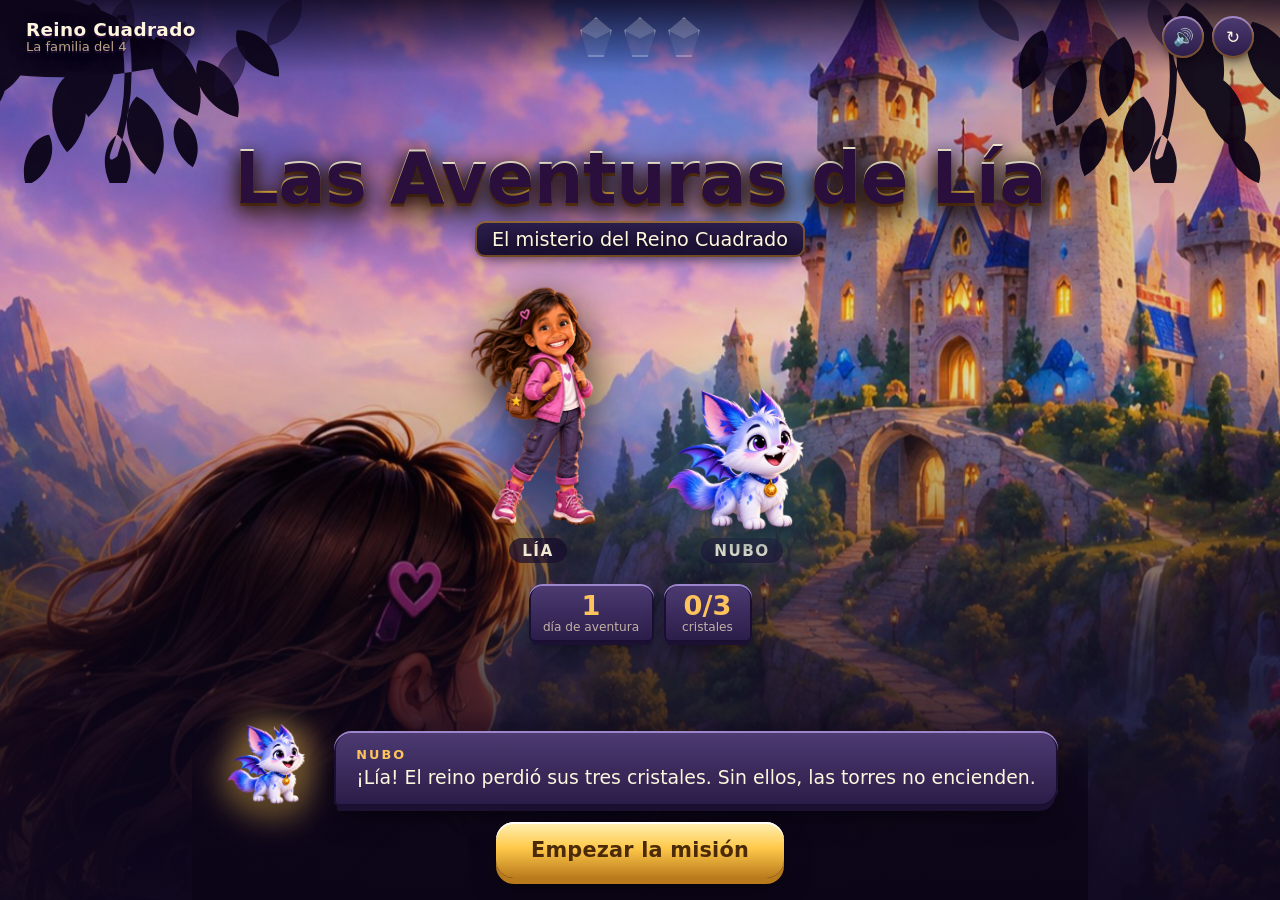
<file: index.html>
<!doctype html>
<html lang="es">
<head>
  <meta charset="utf-8">
  <meta name="viewport" content="width=device-width, initial-scale=1, viewport-fit=cover">
  <meta name="theme-color" content="#150c26">
  <meta name="description" content="Aventura para practicar la tabla del 4 en el Reino Cuadrado.">
  <title>Las Aventuras de Lía</title>
  <link rel="preload" as="image" href="assets/reino-cuadrado/fondos-web/fondo_01_introduccion.jpg">
  <link rel="preload" as="image" href="assets/personajes/web/nubo.png">
  <link rel="stylesheet" href="css/game.css">
</head>
<body>
  <main id="juego" class="juego"></main>
  <noscript>Necesitas activar JavaScript para jugar.</noscript>
  <script defer src="js/contenido.js"></script>
  <script defer src="js/progreso.js"></script>
  <script defer src="js/sonidos.js"></script>
  <script defer src="js/escenas.js"></script>
  <script defer src="js/game.js"></script>
</body>
</html>
</file>
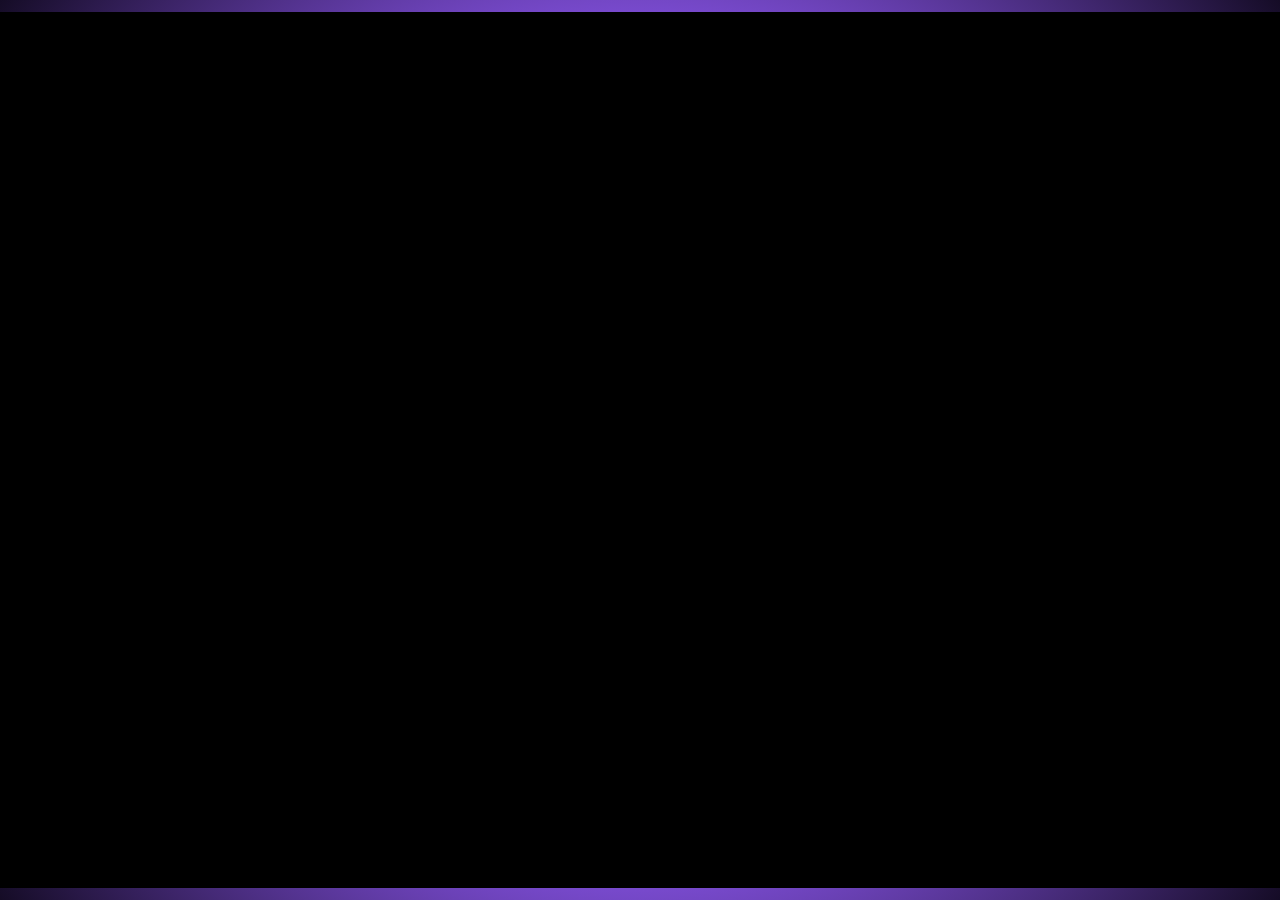
<file: pruebas/recorrido.html>
<!doctype html><html lang="es"><head><meta charset="utf-8">
<base href="../">
<title>Recorrido automático — Las Aventuras de Lía</title>
<script>["v1","v2","v3","v4"].forEach(function (v) { localStorage.removeItem("aventurasDeLia." + v); });</script>
<link rel="stylesheet" href="css/game.css"></head>
<body><main id="juego" class="juego"></main>
<pre id="log" style="position:fixed;inset:0;z-index:999;background:#000;color:#0f0;font:12px monospace;padding:8px;overflow:auto"></pre>
<script defer src="js/contenido.js"></script>
<script defer src="js/progreso.js"></script>
<script defer src="js/sonidos.js"></script>
<script defer src="js/escenas.js"></script>
<script defer src="js/game.js"></script>
<script>
var lineas = [], errores = [], fallar = location.search.indexOf('falla') >= 0, fallados = {};
var repetir = location.search.indexOf('repetir') >= 0;
var parar = new URLSearchParams(location.search).get('parar');
window.onerror = function (m, f, l) { errores.push("ERROR " + m + " @" + (f||"").split("/").pop() + ":" + l); };
function anota(t) { lineas.push(t); }
window.addEventListener("load", function () {
  var vueltas = 0, ultima = "", vistas = [], sinCambio = 0, espera = 0;
  var ronda = 0, anotadoFinal = false, repeticiones = 0;
  var timer = setInterval(function () {
    if (++vueltas > 2600) return terminar("LÍMITE DE VUELTAS");
    if (espera > 0) { espera--; return; }
    var esc = document.querySelector(".escena");
    if (!esc) return;
    var id = esc.dataset.paso;
    if (id !== ultima) {
      ultima = id; vistas.push(id); anota("escena: " + id); sinCambio = 0;
      /* ?parar=<escena> deja el juego quieto en esa pantalla, para mirarla. */
      if (parar && id === parar) { clearInterval(timer); document.getElementById("log").style.display = "none"; document.title = "listo"; return; }
    }
    else if (++sinCambio > 260) return terminar("ATASCO en " + id);

    var refuerzo = document.querySelector(".refuerzo");
    if (refuerzo) {
      var ficha = refuerzo.querySelector(".ficha:not([hidden])");
      if (ficha) { ficha.click(); return; }
      var cerrar = refuerzo.querySelector(".cerrar-refuerzo");
      if (cerrar) { anota("  refuerzo: " + refuerzo.querySelector(".refuerzo-frase b").textContent); cerrar.click(); }
      return;
    }
    /* Lluvia de estrellas: se lee el cartel y se atrapa la que lleva el
       resultado; las sueltas se recogen porque suman. Con `?falla=1` se toca
       siempre una equivocada, para comprobar que no se lleva la corona. */
    var cartel = document.getElementById("cartelLluvia");
    if (cartel && !cartel.hidden) {
      sinCambio = 0;                       /* la lluvia dura 15 s: no es un atasco */
      var b = +cartel.textContent.match(/4 . (\d+)/)[1];
      var resuelta = cartel.className.indexOf("cartel--bien") >= 0;
      var conNumero = [].slice.call(document.querySelectorAll(".estrella[data-valor]"));
      var elegida = conNumero.filter(function (e) {
        return fallar ? +e.dataset.valor !== 4 * b : +e.dataset.valor === 4 * b;
      })[0];
      if (elegida && !resuelta) {
        anota("  lluvia 4x" + b + " -> toca " + elegida.dataset.valor);
        elegida.dispatchEvent(new PointerEvent("pointerdown", { bubbles: true }));
      }
      var suelta = document.querySelector(".estrella--suelta:not(.estrella--atrapada)");
      if (suelta) suelta.dispatchEvent(new PointerEvent("pointerdown", { bubbles: true }));
      return;
    }
    if (document.querySelector(".arena-final")) {
      if (!anotadoFinal) {
        anotadoFinal = true;
        anota("  lluvia: " + document.querySelector(".arena-final").textContent.replace(/\s+/g, " ").trim());
      }
      /* Con ?repetir=1 se juega una segunda vez con el botón lateral, que es
         donde se comprueba que la escena se puede reentrar sin dejar restos. */
      var otra = document.querySelector("[data-accion='repetir-lluvia']");
      if (repetir && otra && repeticiones < 1) {
        repeticiones++; anotadoFinal = false;
        anota("  botón lateral: \"" + otra.textContent + "\" -> otra partida");
        otra.click();
        espera = 12;
        return;
      }
    }
    if (document.querySelector(".modal")) { document.querySelector("[data-accion='cancelar-reinicio']").click(); return; }

    var paso = Contenido.paso(Progreso.obtener().pasoActual);
    var gemas = [].slice.call(document.querySelectorAll("[data-accion='responder']:not([disabled])"));
    if (gemas.length) {
      var esperada = paso.formato === "completar" ? paso.b : paso.a * paso.b;
      if (fallar && (fallados[id] || 0) < 2) {
        var mala = gemas.filter(function (g) { return Number(g.dataset.valor) !== esperada; })[0];
        if (mala) {
          fallados[id] = (fallados[id] || 0) + 1;
          mala.click();
          var msg = document.getElementById("mensajeReto");
          anota("  falla " + mala.dataset.valor + " -> ayuda " + Progreso.obtener().nivelAyuda + " | " + (msg ? msg.textContent.slice(0, 46) : "?"));
          var pista = document.querySelector("[data-accion='pista']");
          if (pista && fallados[id] === 2) { pista.click(); anota("  clic pista -> ayuda " + Progreso.obtener().nivelAyuda); }
          espera = 4;
          return;
        }
      }
      var acierto = gemas.filter(function (g) { return Number(g.dataset.valor) === esperada; })[0];
      if (!acierto) return terminar("SIN OPCIÓN CORRECTA en " + id + " (esperaba " + esperada + ")");
      anota("  responde " + esperada + " de [" + gemas.map(function (g) { return g.dataset.valor; }).join(",") + "]");
      acierto.click(); espera = 14;
      return;
    }
    var jefes = [].slice.call(document.querySelectorAll("[data-accion='responder-jefe']:not([disabled])"));
    if (jefes.length) {
      var texto = document.querySelector(".operacion-jefe").textContent;
      var n = texto.match(/(\d+)\s*×\s*(\d+)/);
      var r = Number(n[1]) * Number(n[2]);
      var bien = jefes.filter(function (g) { return Number(g.dataset.valor) === r; })[0];
      if (!bien) return terminar("SIN OPCIÓN CORRECTA jefe " + texto);
      anota("  jefe " + n[1] + "×" + n[2] + " -> " + r);
      bien.click(); espera = 20;
      return;
    }
    ["jugar-minijuego", "empezar-jefe", "comenzar", "avanzar"].forEach(function (a) {
      var b = document.querySelector("[data-accion='" + a + "']:not([disabled])");
      if (b && !espera) { anota("  clic " + a); b.click(); espera = 14; }
    });
    if (id === "epilogo") terminar("FIN");

    function terminar(motivo) {
      clearInterval(timer);
      var e = Progreso.obtener();
      anota("\n== " + motivo + " ==");
      anota("escenas visitadas: " + vistas.length + " -> " + vistas.join(" > "));
      anota("cristales: " + e.cristales + "/3   tesoros: " + e.tesoros.join(",") + "   estrellas: " + e.estrellas);
      anota("dominio: " + JSON.stringify(e.dominio));
      anota("errores js: " + (errores.length ? errores.join(" | ") : "ninguno"));
      document.getElementById("log").textContent = "RESULTADO\n" + lineas.join("\n");
      document.title = "listo";
    }
  }, 60);
});
</script>
</body></html>
</file>
<file: css/game.css>
/* =========================================================================
   Las Aventuras de Lía — hoja de estilo del Reino Cuadrado
   Cada escena ocupa la pantalla completa: fondo vivo, HUD arriba, tablero al
   centro y la voz de Nubo abajo. El color de acento lo pone cada escena
   mediante la variable --acento.
   ========================================================================= */

:root {
  --noche:      #150c26;
  --noche-2:    #241543;
  --tinta:      #2b1a44;
  --crema:      #fff6de;
  --oro:        #ffc94a;
  --oro-hondo:  #b97a1c;
  --verde:      #6fd36a;
  --rosa:       #ff7fa8;
  --acento:     #ffc94a;

  --sombra-texto: 0 2px 0 #2a0f3d, 0 6px 18px #05010ccc;
  --panel: linear-gradient(160deg, #fffaeb 0%, #ffeec2 55%, #f4d79a 100%);
  --vidrio: linear-gradient(160deg, #3b2263cc, #1d1136dd);

  /* TRES MATERIALES, Y NINGUNO MÁS.
     Las once ilustraciones se construyen con piedra (lo que sostiene), oro
     (lo conseguido, lo que se puede tocar) y cristal (lo mágico, lo que se
     pregunta). La interfaz usaba un cuarto material que no aparece en ninguna
     imagen: el vidrio esmerilado de las apps. Un backdrop-filter desenfoca el
     mundo detrás y con eso anuncia "la historia se detiene, haz el ejercicio". */
  --piedra-luz:   #9d85cc;
  --piedra-cara:  #4d3b72;
  --piedra-media: #3a2a5b;
  --piedra-honda: #2a1c48;
  --piedra-base:  #1c1132;
  --oro-luz:      #fff3c4;
  --cristal-luz:  #eaffff;
  --cristal:      #5fd8ff;
  --cristal-hondo:#1a6ec0;

  font-family: "Trebuchet MS", "Avenir Next", Verdana, system-ui, sans-serif;
  color: var(--crema);
  color-scheme: dark;
}

* { box-sizing: border-box; }

html, body { height: 100%; }

body {
  margin: 0;
  background: var(--noche);
  color: var(--crema);
  overflow: hidden;
  overscroll-behavior: none;
  -webkit-tap-highlight-color: transparent;
}

button { font: inherit; color: inherit; }

/* ---------------------------------------------------------------- escena */

.juego { height: 100dvh; }

.escena {
  position: relative;
  isolation: isolate;
  display: grid;
  grid-template-rows: auto minmax(0, 1fr) auto;
  height: 100dvh;
  overflow: hidden;
  text-align: center;
}

/* Fondo con un zoom lentísimo: el mundo respira sin distraer. */
.telon {
  position: absolute;
  inset: -4%;
  z-index: -3;
  background-size: cover;
  background-repeat: no-repeat;
  animation: respirar 34s ease-in-out infinite alternate, revelar .9s ease-out both;
}

.telon-tinte {
  position: absolute;
  inset: 0;
  z-index: -2;
  pointer-events: none;
  background:
    radial-gradient(120% 80% at 50% 20%, transparent 46%, #0e0720a0 100%),
    linear-gradient(#12062640 0%, #0d061914 38%, #0d0619e0 100%);
}

/* Parallax suave: el telón se mueve la mitad que el follaje delantero. Va por
   la propiedad `translate`, no por `transform`, para no pisar el zoom lento. */
.telon { translate: calc(var(--px, 0) * 9px) calc(var(--py, 0) * 5px); }

/* En las once ilustraciones la cámara está DENTRO del mundo: siempre hay hojas
   o roca ocluyendo las esquinas. Sin esto, la interfaz mira la escena desde
   fuera, como quien mira por una ventana. */
.follaje {
  position: absolute;
  inset: -6px 0 auto 0;
  z-index: -1;
  height: clamp(84px, 21vh, 200px);
  pointer-events: none;
  background: url("../assets/ui/follaje.svg") top center / 100% 100% no-repeat;
  translate: calc(var(--px, 0) * -19px) calc(var(--py, 0) * -9px);
}

@keyframes respirar { from { transform: scale(1) } to { transform: scale(1.09) } }
/* Solo opacidad: si tocara transform, congelaría el zoom lento de "respirar". */
@keyframes revelar  { from { opacity: 0 } }

/* Partículas doradas flotando. */
.chispas { position: absolute; inset: 0; z-index: -1; pointer-events: none; overflow: hidden; }
.chispas i {
  position: absolute;
  left: calc(var(--i) * 9.5% + 3%);
  bottom: -12px;
  /* Destello de cuatro puntas, el que aparece en el cofre, en la corona de
     Quatron y en las torres del castillo. Y de paso, el número del juego. */
  width: calc(9px + var(--i) * 1px); aspect-ratio: 1;
  clip-path: polygon(50% 0, 59% 41%, 100% 50%, 59% 59%, 50% 100%, 41% 59%, 0 50%, 41% 41%);
  background: var(--acento);
  filter: drop-shadow(0 0 7px var(--acento));
  opacity: 0;
  animation: subir calc(9s + var(--i) * 1.3s) linear infinite;
  animation-delay: calc(var(--i) * -1.7s);
}
@keyframes subir {
  0%   { opacity: 0; transform: translateY(0) scale(.5) }
  12%  { opacity: .85 }
  80%  { opacity: .5 }
  100% { opacity: 0; transform: translateY(-96dvh) translateX(28px) scale(1.15) }
}

/* -------------------------------------------------------------------- HUD */

.hud {
  display: grid;
  grid-template-columns: 1fr auto 1fr;
  align-items: center;
  gap: 10px;
  padding: clamp(8px, 2vw, 16px) clamp(10px, 3vw, 26px);
  position: relative;
  z-index: 1;
  background: linear-gradient(#0c0518cc, #0c051800);
}

.hud-mundo { justify-self: start; display: grid; text-align: left; line-height: 1.1; text-shadow: var(--sombra-texto); }
.hud-mundo b { font-size: clamp(.9rem, 2.4vw, 1.15rem); letter-spacing: .02em; }
.hud-mundo small { color: #ffe9b0b0; font-size: clamp(.65rem, 1.7vw, .82rem); }

.cristalera { display: flex; gap: clamp(6px, 1.6vw, 12px); }
/* El cristal del arco de la puerta: rombo facetado con luz propia. Apagado es
   una silueta hueca; encendido tiene la luz DENTRO, no un borde brillante. */
.cristal {
  position: relative;
  width: clamp(22px, 4.8vw, 32px);
  height: clamp(28px, 6.2vw, 40px);
  background: #ffffff12;
  clip-path: polygon(50% 0, 100% 34%, 74% 100%, 26% 100%, 0 34%);
  box-shadow: inset 0 0 0 2px #ffffff38;
  transition: .4s;
}
.cristal::before {
  content: "";
  position: absolute; inset: 0;
  clip-path: polygon(50% 0, 100% 34%, 50% 54%, 0 34%);
  background: #ffffff26;
  transition: .4s;
}
.cristal--vivo {
  background: linear-gradient(168deg, var(--cristal-luz) 0%, var(--cristal) 46%, var(--cristal-hondo) 100%);
  box-shadow: inset 0 0 0 2px #eaffffcc, inset 0 0 14px #ffffff8c;
  filter: drop-shadow(0 0 10px #62dcffcc) drop-shadow(0 0 26px #3aa8ff88);
  animation: latir 2.6s ease-in-out infinite;
  animation-delay: calc(var(--r) * .25s);
}
.cristal--vivo::before { background: #ffffff9e; }
@keyframes latir { 50% { transform: translateY(-3px) scale(1.06) } }

.hud-controles { justify-self: end; display: flex; gap: 8px; }
.pastilla {
  display: grid; place-items: center;
  min-width: 42px; min-height: 42px;
  border: 0;
  border-radius: 50%;
  background: linear-gradient(var(--piedra-cara), var(--piedra-honda));
  box-shadow: inset 0 2px 0 var(--piedra-luz), inset 0 0 0 2px #b97a1c8c, 0 4px 10px -3px #000000a6;
  font-size: 1.05rem;
  cursor: pointer;
  transition: .18s;
}
.pastilla:hover, .pastilla:focus-visible { background: #3a1c63; border-color: var(--acento); transform: translateY(-2px); }

/* ----------------------------------------------------------------- lienzo */

.lienzo {
  display: flex;
  flex-direction: column;
  align-items: center;
  justify-content: center;
  gap: clamp(10px, 2vh, 20px);
  min-height: 0;
  padding: clamp(6px, 1.6vh, 18px) clamp(12px, 4vw, 34px);
  overflow-y: auto;
  overscroll-behavior: contain;
  scrollbar-width: thin;
  scrollbar-color: #ffffff33 transparent;
}
.lienzo::-webkit-scrollbar { width: 6px; }
.lienzo::-webkit-scrollbar-thumb { background: #ffffff33; border-radius: 99px; }

/* ------------------------------------------------------------- tipografía */

.titulo {
  margin: 0;
  font-size: clamp(1.7rem, 5.4vw, 3.4rem);
  line-height: 1.02;
  letter-spacing: -.01em;
  color: #fffdf3;
  text-shadow: var(--sombra-texto);
  animation: entrar .55s cubic-bezier(.2,.9,.25,1) both;
}
.titulo--epico {
  background: linear-gradient(#fff8dd 30%, var(--oro) 62%, #e0921f 100%);
  -webkit-background-clip: text; background-clip: text;
  -webkit-text-fill-color: transparent;
  filter: drop-shadow(0 3px 0 #6a3a12) drop-shadow(0 10px 22px #0009);
  font-size: clamp(2rem, 7.6vw, 4.4rem);
}
/* El nombre de la escena es un rótulo de capítulo: sitúa, no enseña. Antes
   ocupaba 2.4rem mientras el hecho que hay que recordar vivía en 0.92rem al
   69 % de opacidad, es decir, la jerarquía visual estaba al revés de la
   jerarquía de aprendizaje. */
.titulo--reto {
  font-size: clamp(.95rem, 2.6vw, 1.15rem);
  font-weight: 800;
  letter-spacing: .04em;
  color: #ffe9b8;
  opacity: 1;
}
.titulo--premio { color: #fff3c4; text-shadow: 0 0 26px #ffd15e, var(--sombra-texto); }
.titulo--jefe   { color: #d8f4ff; text-shadow: 0 0 24px #45c8ff, var(--sombra-texto); }
.titulo--misterio { color: #ffd0b0; letter-spacing: .12em; text-shadow: 0 0 30px #ff6a2a88, var(--sombra-texto); }

.lema {
  margin: 0;
  padding: .38rem 1.05rem;
  border: 0;
  border-radius: 10px;
  background: linear-gradient(#2c1e4d, #1a0f31);
  box-shadow: inset 0 0 0 2px #b97a1c8c, inset 0 2px 0 #ffd8753d, 0 6px 14px -5px #000000a6;
  font-size: clamp(.9rem, 2.4vw, 1.2rem);
  text-shadow: 0 2px 6px #000a;
  animation: entrar .6s .08s cubic-bezier(.2,.9,.25,1) both;
}

@keyframes entrar { from { opacity: 0; transform: translateY(16px) } }

/* ------------------------------------------------------------------ voz */

.voz {
  display: grid;
  grid-template-columns: auto minmax(0, 1fr);
  align-items: end;
  gap: clamp(8px, 2vw, 16px);
  padding: clamp(8px, 2vw, 14px) clamp(12px, 4vw, 30px) clamp(12px, 3vw, 22px);
  background: linear-gradient(#0c051800, #0c0518d9 42%, #0c0518);
}

.voz-retrato {
  width: clamp(56px, 13vw, 96px);
  filter: drop-shadow(0 6px 14px #000a) drop-shadow(0 0 16px var(--acento));
  animation: flotar 3.4s ease-in-out infinite;
}
@keyframes flotar { 50% { transform: translateY(-7px) rotate(-2deg) } }

.voz-globo {
  position: relative;
  padding: clamp(10px, 2.4vw, 16px) clamp(14px, 3vw, 22px);
  border: 0;
  border-radius: 18px 18px 18px 5px;
  background: linear-gradient(var(--piedra-cara), var(--piedra-honda));
  box-shadow:
    inset 0 2px 0 var(--piedra-luz),
    inset 0 0 0 2px #1a0f30,
    0 8px 0 -3px var(--piedra-base),
    0 16px 28px -8px #000000a6;
  text-align: left;
}
.voz-globo p { margin: 0; font-size: clamp(.92rem, 2.5vw, 1.18rem); line-height: 1.35; }
.voz-nombre {
  display: block;
  margin-bottom: .15rem;
  color: var(--acento);
  font-size: clamp(.68rem, 1.9vw, .8rem);
  font-weight: 900;
  letter-spacing: .16em;
  text-transform: uppercase;
}
.voz-acciones { grid-column: 1 / -1; display: flex; flex-wrap: wrap; gap: 10px; justify-content: center; }

/* --------------------------------------------------------------- botones */

.boton {
  --base: var(--oro);
  --hondo: var(--oro-hondo);
  position: relative;
  min-height: 56px;
  padding: .7rem clamp(1.2rem, 4vw, 2.2rem);
  border: 0;
  border-radius: 18px;
  background: linear-gradient(#fff0b6 0%, var(--base) 46%, var(--hondo) 100%);
  color: #4a2a08;
  font-size: clamp(1rem, 2.9vw, 1.3rem);
  font-weight: 900;
  letter-spacing: .01em;
  cursor: pointer;
  overflow: hidden;
  box-shadow: 0 6px 0 var(--hondo), 0 12px 26px #00000073, inset 0 2px 0 #fffffff0;
  transition: transform .12s, box-shadow .12s, filter .2s;
}
.boton::after {
  content: "";
  position: absolute; inset: 0;
  background: linear-gradient(105deg, transparent 38%, #ffffffb0 48%, transparent 58%);
  transform: translateX(-130%);
  animation: brillo 4.5s ease-in-out infinite;
}
@keyframes brillo { 0%, 62% { transform: translateX(-130%) } 78%, 100% { transform: translateX(130%) } }
.boton:hover  { filter: brightness(1.06); transform: translateY(-2px); }
.boton:active { transform: translateY(5px); box-shadow: 0 1px 0 var(--hondo), 0 4px 12px #0007, inset 0 2px 0 #fffffff0; }
.boton:disabled { filter: grayscale(.45) brightness(.8); cursor: default; transform: none; }

.boton--calma { --base: #b9a7d8; --hondo: #6a5490; color: #291842; }
.boton--pista {
  --base: #63b6e8; --hondo: #2b6d9d;
  min-height: 46px;
  padding: .5rem 1.1rem;
  border-radius: 14px;
  color: #06263c;
  font-size: clamp(.85rem, 2.2vw, 1rem);
  display: block;
  margin: .9rem auto 0;
}

:focus-visible { outline: 3px solid #7cf3ff; outline-offset: 3px; }
/* El h1 recibe el foco solo para anunciar la escena a un lector de pantalla:
   no es un control, así que no debe dibujar recuadro. */
h1[tabindex]:focus, h1[tabindex]:focus-visible,
.mensaje[tabindex]:focus, .mensaje[tabindex]:focus-visible { outline: none; }

/* --------------------------------------------------------------- portada */

.rotulo { display: grid; gap: .5rem; place-items: center; }

.elenco { display: flex; align-items: flex-end; justify-content: center; gap: clamp(10px, 4vw, 34px); }
.retrato { margin: 0; display: grid; justify-items: center; gap: .3rem; animation: entrar .7s .12s cubic-bezier(.2,.9,.25,1) both; }
.retrato img {
  width: clamp(92px, 24vw, 170px);
  filter: drop-shadow(0 10px 22px #000b);
  animation: flotar 4.6s ease-in-out infinite;
}
.retrato--nubo img { animation-delay: -1.6s; filter: drop-shadow(0 10px 22px #000b) drop-shadow(0 0 22px #6fd0ff88); }
.retrato figcaption {
  padding: .2rem .8rem;
  border-radius: 99px;
  background: #1a0f31b8;
  font-size: clamp(.75rem, 2vw, .95rem);
  font-weight: 800;
  letter-spacing: .1em;
  text-transform: uppercase;
}

.medallero { display: flex; flex-wrap: wrap; gap: 10px; justify-content: center; }
.medalla {
  display: grid;
  gap: 0;
  min-width: 88px;
  padding: .5rem .9rem;
  border: 0;
  border-radius: 14px 14px 6px 6px;
  background: linear-gradient(var(--piedra-cara), var(--piedra-honda));
  box-shadow:
    inset 0 2px 0 var(--piedra-luz),
    inset 0 0 0 2px #1a0f30,
    0 6px 0 -3px var(--piedra-base),
    0 12px 22px -8px #000000a6;
}
.medalla b { color: var(--acento); font-size: clamp(1.2rem, 3.6vw, 1.7rem); line-height: 1; }
.medalla small { color: #ffeec7b3; font-size: clamp(.62rem, 1.8vw, .76rem); }

/* ------------------------------------------------------------------ mapa */

.ruta {
  display: grid;
  gap: clamp(8px, 1.8vh, 14px);
  width: min(100%, 470px);
  margin: 0;
  padding: 0;
  list-style: none;
}
/* Cada parada es un mojón de piedra del camino, con su cristal engastado.
   Antes eran tres tarjetas de vidrio esmerilado sobre el castillo. */
.nodo {
  position: relative;
  display: grid;
  grid-template-columns: auto 1fr;
  align-items: center;
  gap: 14px;
  padding: clamp(9px, 2vw, 14px) clamp(12px, 3vw, 20px);
  border: 0;
  border-radius: 16px 16px 7px 7px;
  background: linear-gradient(var(--piedra-cara), var(--piedra-honda));
  text-align: left;
  box-shadow:
    inset 0 2px 0 var(--piedra-luz),
    inset 0 0 0 2px #1a0f30,
    0 7px 0 -3px var(--piedra-base),
    0 14px 24px -8px #000000a6;
  animation: entrar .55s cubic-bezier(.2,.9,.25,1) both;
  animation-delay: calc(var(--n) * .09s);
}
.nodo-gema {
  display: grid; place-items: center;
  width: 42px; height: 48px;
  clip-path: polygon(50% 0, 100% 34%, 74% 100%, 26% 100%, 0 34%);
  background: #0e0722;
  box-shadow: inset 0 6px 18px #000000a6;
  color: #ffffff2e;
  font-size: 1.35rem;
}
.nodo-texto { display: grid; line-height: 1.2; }
.nodo-texto b { font-size: clamp(.95rem, 2.6vw, 1.15rem); }
.nodo-texto small { color: #ffeec7a8; font-size: clamp(.72rem, 2vw, .88rem); }

.nodo--logrado .nodo-gema {
  color: #eaffff;
  background: linear-gradient(168deg, var(--cristal-luz), var(--cristal) 46%, var(--cristal-hondo));
  box-shadow: inset 0 0 14px #ffffff8c;
  filter: drop-shadow(0 0 10px #52d5ffcc);
}
.nodo--activo {
  box-shadow:
    inset 0 2px 0 #ffe6a8,
    inset 0 0 0 3px var(--oro-hondo),
    0 7px 0 -3px #7d4f10,
    0 0 34px #ffc94a4d,
    0 14px 24px -8px #000000a6;
  animation: entrar .55s .18s cubic-bezier(.2,.9,.25,1) both, palpita 2.2s 1s ease-in-out infinite;
}
.nodo--activo .nodo-gema {
  color: #3a230a;
  background: linear-gradient(158deg, #fffdf0, var(--oro-luz) 30%, var(--oro) 64%, #c98a1e);
  box-shadow: inset 0 0 14px #ffffff7a;
  filter: drop-shadow(0 0 14px var(--oro));
}
.nodo--lejano { opacity: .5; filter: saturate(.35); }
@keyframes palpita {
  50% { box-shadow:
    inset 0 2px 0 #ffe6a8,
    inset 0 0 0 3px var(--oro),
    0 7px 0 -3px #7d4f10,
    0 0 52px #ffc94a80,
    0 14px 24px -8px #000000a6 }
}

/* ----------------------------------------------------------------- retos */

/* El panel ya no es una tarjeta flotante: es una placa de piedra apoyada en el
   suelo de la escena, con su canto iluminado arriba, su grosor abajo y su
   sombra proyectada hacia atrás. Sin desenfoque: el mundo se sigue viendo. */
.panel {
  position: relative;
  width: fit-content;
  max-width: min(100%, 720px);
  padding: clamp(24px, 4.2vw, 38px) clamp(18px, 3.6vw, 34px) clamp(16px, 2.8vw, 24px);
  border: 0;
  border-radius: 22px 22px 9px 9px;
  background:
    radial-gradient(circle at 22% 28%, #ffffff10 0 2px, transparent 3px),
    radial-gradient(circle at 71% 64%, #00000024 0 3px, transparent 4px),
    radial-gradient(circle at 88% 16%, #ffffff0c 0 2px, transparent 3px),
    linear-gradient(var(--piedra-cara) 0%, var(--piedra-media) 46%, var(--piedra-honda) 100%);
  background-size: 128px 128px, 92px 92px, 168px 168px, auto;
  box-shadow:
    inset 0 3px 0 var(--piedra-luz),
    inset 0 -16px 24px -12px #0e0720,
    inset 0 0 0 2px #1a0f30,
    0 13px 0 -4px var(--piedra-base),
    0 26px 40px -10px #000000b0;
  animation: entrar .5s cubic-bezier(.2,.9,.25,1) both;
}
/* La banda de oro remachada del cofre, cruzando el canto de la placa. */
.panel::before {
  content: "";
  position: absolute;
  inset: 9px 9px auto 9px;
  height: 13px;
  border-radius: 11px 11px 5px 5px;
  background:
    radial-gradient(circle at 11px 50%, #fff8e0 0 2px, transparent 3px),
    radial-gradient(circle at calc(100% - 11px) 50%, #fff8e0 0 2px, transparent 3px),
    linear-gradient(var(--oro-luz), var(--oro) 55%, var(--oro-hondo));
  box-shadow: 0 2px 0 #7d4f10, 0 5px 12px #00000059;
}
/* La clave del arco: engaste dorado con la gema dentro, como en la puerta. */
.panel::after {
  content: "";
  position: absolute;
  top: 0; left: 50%;
  width: clamp(26px, 5vw, 34px);
  aspect-ratio: 1;
  transform: translate(-50%, -52%) rotate(45deg);
  border-radius: 8px;
  background:
    radial-gradient(circle at 50% 50%, var(--cristal-luz) 0 15%, var(--cristal) 16% 27%, transparent 28%),
    linear-gradient(135deg, var(--oro-luz), var(--oro) 46%, var(--oro-hondo));
  box-shadow: 0 0 0 3px #7d4f10, 0 6px 14px #00000080, 0 0 22px #5fd8ff4d;
}
.panel--respuesta { animation-delay: .1s; }

/* Los grupos ya no viven en una caja. Se apoyan en el suelo de la escena, como
   los canteros del jardín, que es de donde salieron. Dos rectángulos apilados
   son una ficha de trabajo con dos apartados; un objeto es un objeto. */
.tarea {
  display: grid;
  justify-items: center;
  gap: clamp(8px, 1.6vh, 14px);
  animation: entrar .5s cubic-bezier(.2,.9,.25,1) both;
}

/* La etapa deja de ser una píldora —no hay ni una píldora en las once
   ilustraciones— y pasa a ser un sello de oro clavado en la piedra. Y en
   minúsculas: las versalitas cuestan de leer a quien está aprendiendo. */
.etapa {
  display: inline-flex;
  align-items: center;
  gap: .45rem;
  margin-bottom: .6rem;
  padding: .2rem .8rem .2rem .22rem;
  border-radius: 6px 12px 12px 6px;
  background: linear-gradient(#ffffff1c, #00000024);
  box-shadow: inset 0 1px 0 #ffffff30, inset 0 -1px 0 #00000045;
  color: #ffeccb;
  font-size: clamp(.74rem, 2vw, .9rem);
  font-weight: 800;
  letter-spacing: .02em;
}
.etapa b {
  display: grid; place-items: center;
  width: 26px; height: 26px;
  border-radius: 50%;
  background:
    radial-gradient(circle at 34% 28%, #fffbe8 0 26%, transparent 27%),
    linear-gradient(var(--oro-luz), var(--oro) 52%, var(--oro-hondo));
  color: #4a2a08;
  font-size: .88rem;
  box-shadow: 0 2px 0 #7d4f10, 0 3px 8px #00000073, inset 0 0 0 2px #ffffff42;
}

.grupos {
  display: flex;
  flex-wrap: wrap;
  gap: clamp(8px, 2vw, 15px);
  justify-content: center;
}
/* El montículo del jardín: masa de hoja arriba, tierra abajo, y una sombra
   propia en el suelo. La micro-rotación por --orden evita que los grupos
   parezcan diez copias del mismo sello. */
.grupo {
  position: relative;
  padding: clamp(9px, 2vw, 14px) clamp(10px, 2vw, 15px) clamp(13px, 2.4vw, 18px);
  border: 3px solid #d9a24f;
  border-radius: 46% 46% 20px 20px / 40% 40% 18px 18px;
  background:
    radial-gradient(ellipse 70% 46% at 34% 20%, #a6ef86 0%, #8ce07a2e 42%, transparent 70%),
    linear-gradient(#3e8a58 0%, #2c6f48 44%, #17472f 74%, #3a2d18 75%, #241a0e 100%);
  box-shadow:
    inset 0 0 22px #9ef56a3d,
    inset 0 3px 0 #b6f39c5c,
    inset 0 -3px 0 #00000059,
    0 8px 16px -6px #00000085;
  transform: rotate(calc(var(--orden) * 1.1deg - 1.6deg));
  animation: brotar .45s cubic-bezier(.2,1.5,.4,1) backwards;
  animation-delay: calc(var(--orden) * .07s);
  transition: box-shadow .3s, transform .3s, filter .3s;
}
/* La sombra que el montículo proyecta en el suelo de la escena. */
.grupo::after {
  content: "";
  position: absolute;
  left: 6%; right: 6%; bottom: -9px;
  height: 13px;
  border-radius: 50%;
  background: radial-gradient(ellipse at center, #00000091, transparent 74%);
}
@keyframes brotar { from { opacity: 0; transform: translateY(14px) scale(.82) } }

.grupo-num {
  position: absolute;
  top: -11px; left: 50%;
  display: grid; place-items: center;
  width: 25px; height: 25px;
  border-radius: 50%;
  background:
    radial-gradient(circle at 34% 28%, #fffbe8 0 24%, transparent 25%),
    linear-gradient(var(--oro-luz), var(--oro) 54%, var(--oro-hondo));
  color: #4a2a08;
  font-size: .82rem;
  font-weight: 900;
  transform: translateX(-50%);
  box-shadow: 0 2px 0 #7d4f10, 0 4px 8px #00000080, inset 0 0 0 2px #ffffff40;
}
.grupo-piezas { display: grid; grid-template-columns: repeat(2, auto); gap: clamp(2px, .8vw, 6px); }
.pieza { font-size: clamp(1.05rem, 3.4vw, 1.7rem); line-height: 1.1; }

/* Muchos grupos (4×7 en adelante): en fila los diez se partían en 9 + 1, que no
   se puede leer. En rejilla de cinco quedan 5 + 5, 5 + 4, 5 + 3, 5 + 2, y eso
   ya no es una fila rota sino una matriz: la representación que hace visible
   la multiplicación y permite "cinco grupos y dos más". */
.grupos--muchos {
  display: grid;
  grid-template-columns: repeat(5, auto);
  justify-content: center;
  justify-items: center;
  gap: clamp(5px, 1.2vw, 9px) clamp(6px, 1.4vw, 11px);
}
.grupos--muchos .grupo { padding: clamp(6px, 1.4vw, 10px) clamp(7px, 1.4vw, 11px); border-width: 2px; }
.grupos--muchos .grupo-num { width: 20px; height: 20px; top: -9px; font-size: .68rem; }
.grupos--muchos .pieza { font-size: clamp(.8rem, 2.4vw, 1.25rem); }

.grupos--uno .grupo { padding: clamp(14px, 3vw, 22px) clamp(16px, 3vw, 24px); }
.grupos--uno .pieza { font-size: clamp(1.5rem, 5vw, 2.4rem); }

.grupos.brilla .grupo {
  border-color: #ffe27a;
  box-shadow: inset 0 0 26px #ffe98a, inset 0 3px 0 #fff5c9, 0 0 30px #ffd75faa;
  transform: rotate(calc(var(--orden) * 1.1deg - 1.6deg)) translateY(-4px);
}

/* Andamios de ayuda: aparecen solo cuando hacen falta. */
.conteo, .suma {
  display: flex;
  flex-wrap: wrap;
  align-items: center;
  justify-content: center;
  gap: .3rem;
  width: fit-content;
  max-width: 100%;
  margin: .8rem auto 0;
  padding: .4rem .7rem;
  border-radius: 14px;
  animation: entrar .35s both;
}
/* El conteo de 4 en 4 deja de ser una fila de fichas y pasa a ser la cuerda de
   farolillos del jardín. Además de encajar con el arte, invita a tocarlos, que
   es literalmente lo que pide la pista del nivel 1. */
.conteo { padding-top: .95rem; background: none; border: 0; }
.conteo span {
  position: relative;
  min-width: 2.3rem;
  padding: .26rem .46rem .3rem;
  clip-path: polygon(20% 0, 80% 0, 100% 26%, 92% 100%, 8% 100%, 0 26%);
  background: linear-gradient(#fffae0 0%, #ffe08e 38%, #ffc94a 68%, #dd9a26 100%);
  color: #4a2a08;
  font-size: clamp(.85rem, 2.5vw, 1.1rem);
  font-weight: 900;
  filter: drop-shadow(0 0 9px #ffc94a7a) drop-shadow(0 3px 5px #00000073);
}
.conteo span::before {              /* el gancho del que cuelga */
  content: "";
  position: absolute;
  top: -7px; left: 50%;
  width: 3px; height: 8px;
  background: #8a6026;
  transform: translateX(-50%);
}
.conteo i { align-self: center; color: #a97e3e; font-style: normal; font-weight: 900; }

/* La suma es una placa engastada en oro, no una píldora. */
.suma {
  border: 0;
  border-radius: 10px;
  background: linear-gradient(#241938, #180f2b);
  box-shadow: inset 0 0 0 3px #b97a1cbf, inset 0 2px 0 #ffd87540, 0 5px 12px -4px #000000a6;
  color: #fff3cf;
  font-size: clamp(.95rem, 2.8vw, 1.3rem);
  font-weight: 900;
  letter-spacing: .02em;
}

/* El hecho, del tamaño que le corresponde. Mismo cuerpo que .operacion-jefe:
   la pantalla del jefe ya lo hacía bien, las de aprender no. El "?" está desde
   el primer segundo y se llena al acertar, para que se vea la ecuación
   completarse en el sitio donde ya se estaba mirando. */
.ecuacion-reto {
  margin: 0 0 .35rem;
  text-align: center;
  font-size: clamp(2rem, 8vw, 3.4rem);
  font-weight: 900;
  line-height: 1.05;
  color: #fff8e6;
  text-shadow: 0 0 26px #ffc94a80, var(--sombra-texto);
}
.ecuacion-reto b { color: var(--oro); }

/* Los dos puentes del símbolo: hacia la voz y hacia la imagen. Van en dos
   renglones y no separados por un "·", porque no son una lista: son la misma
   cosa dicha de dos maneras, y esa equivalencia es la lección. */
.lectura {
  display: grid;
  gap: .12rem;
  margin: 0 0 .7rem;
  text-align: center;
  line-height: 1.3;
}
.lectura span:first-child { color: #ffdf9e; font-size: clamp(.92rem, 2.7vw, 1.12rem); font-weight: 800; }
.lectura span:last-child  { color: #fff4de; font-size: clamp(.85rem, 2.4vw, 1rem);    font-weight: 600; }

.pregunta {
  margin: 0 0 .5rem;
  text-align: center;
  color: #fffdf3;
  font-size: clamp(.95rem, 2.8vw, 1.15rem);
  font-weight: 700;
}
.pregunta b { color: var(--oro); }

.opciones { display: flex; flex-wrap: wrap; gap: clamp(12px, 3vw, 22px); justify-content: center; }

/* La respuesta es un cristal, no un caramelo. Prisma facetado como los del
   claro del bosque: una cara que recibe la luz, otra en sombra, y un engaste
   de oro alrededor. El volumen lo da drop-shadow, porque clip-path recorta
   cualquier box-shadow exterior. */
.gema {
  position: relative;
  display: grid;
  place-items: center;
  min-width: clamp(80px, 21vw, 118px);
  min-height: clamp(76px, 18vw, 102px);
  padding: .45rem .7rem;
  border: 0;
  clip-path: polygon(50% 0, 100% 30%, 86% 100%, 14% 100%, 0 30%);
  background: linear-gradient(158deg, #a97cf3 0%, #7c4cd8 34%, #4d2ba0 66%, #2c1869 100%);
  color: #fff8e2;
  font-size: clamp(1.5rem, 5.4vw, 2.4rem);
  font-weight: 900;
  cursor: pointer;
  box-shadow: inset 0 0 28px #ffffff2e;
  text-shadow: 0 2px 4px #1a0b33;
  --filo:
    drop-shadow(1.6px 0 0 #ffd875) drop-shadow(-1.6px 0 0 #ffd875)
    drop-shadow(0 1.6px 0 #ffd875) drop-shadow(0 -1.6px 0 #ffd875);
  filter: var(--filo) drop-shadow(0 7px 0 #2b1657) drop-shadow(0 14px 22px #00000085);
  transition: transform .12s, filter .2s;
}
/* Las facetas van en vertical, del vértice a la base, como en los cristales del
   claro. Partirlas en horizontal convertía la gema en una caja en perspectiva. */
.gema::before {                    /* la faceta que recibe la luz */
  content: "";
  position: absolute; inset: 0;
  clip-path: polygon(50% 0, 0 30%, 20% 100%, 42% 100%);
  background: linear-gradient(#ffffffb8, #ffffff33);
  pointer-events: none;
}
.gema::after {                     /* la faceta en sombra */
  content: "";
  position: absolute; inset: 0;
  clip-path: polygon(50% 0, 100% 30%, 86% 100%, 62% 100%);
  background: linear-gradient(#00000021, #00000059);
  pointer-events: none;
}
.gema > span { position: relative; z-index: 1; }
.gema:hover  { transform: translateY(-3px); filter: var(--filo) drop-shadow(0 9px 0 #2b1657) drop-shadow(0 18px 26px #00000085) brightness(1.1); }
.gema:active { transform: translateY(5px);  filter: var(--filo) drop-shadow(0 2px 0 #2b1657) drop-shadow(0 6px 12px #0009); }
.gema:disabled { cursor: default; transform: none; filter: var(--filo) grayscale(.55) brightness(.6) drop-shadow(0 3px 0 #2b165799); }
.gema--ataque {
  background: linear-gradient(158deg, #7fe0ff 0%, #33a5e6 34%, #1a6ec0 66%, #0d3f79 100%);
  box-shadow: inset 0 0 28px #ffffff3d;
  --filo:
    drop-shadow(1.6px 0 0 #d3f2ff) drop-shadow(-1.6px 0 0 #d3f2ff)
    drop-shadow(0 1.6px 0 #d3f2ff) drop-shadow(0 -1.6px 0 #d3f2ff);
  filter: var(--filo) drop-shadow(0 7px 0 #0d2f56) drop-shadow(0 14px 22px #00000085);
}
.gema--ataque:hover  { filter: var(--filo) drop-shadow(0 9px 0 #0d2f56) drop-shadow(0 18px 26px #00000085) brightness(1.1); }
.gema--ataque:active { filter: var(--filo) drop-shadow(0 2px 0 #0d2f56) drop-shadow(0 6px 12px #0009); }

/* La pista es una banderola de tela con las puntas recortadas, no un cuadro de
   diálogo. Con clip-path el borde se recorta, así que el reborde va por
   box-shadow interior. */
.mensaje {
  width: fit-content;
  max-width: 100%;
  margin: .9rem auto 0;
  padding: .55rem 1.5rem;
  border: 0;
  clip-path: polygon(14px 0, calc(100% - 14px) 0, 100% 50%, calc(100% - 14px) 100%, 14px 100%, 0 50%);
  background: #ffffff14;
  box-shadow: inset 0 0 0 2px #ffffff26, inset 0 2px 0 #ffffff1f;
  font-size: clamp(.85rem, 2.4vw, 1.05rem);
  line-height: 1.35;
  animation: entrar .3s both;
}
.mensaje--pista { background: #ffc94a26; box-shadow: inset 0 0 0 2px #ffc94a7a, inset 0 2px 0 #ffe9b845; color: #ffeccb; }
.mensaje--bien  { background: #6fd36a2e; box-shadow: inset 0 0 0 2px #6fd36a94, inset 0 2px 0 #d8ffd245; color: #e2ffdc; }
.mensaje--bien b { color: #b6ffab; }
/* En los retos la pista va ENTRE la pregunta y las gemas: una ayuda colocada
   debajo de las opciones llega después de la decisión, y ya no ayuda.
   En la pelea con Quatron no hay pista que dar, así que ahí sigue debajo. */
.panel--respuesta .mensaje { margin: 0 auto .9rem; }
.panel--jefe .mensaje      { margin: .9rem auto 0; }

/* ------------------------------------------------------- refuerzo (drag) */

.refuerzo {
  position: absolute;
  inset: 0;
  z-index: 40;
  display: grid;
  place-items: center;
  padding: 1rem;
  background: radial-gradient(58% 48% at 50% 46%, #2a1550a3, #0b0518e8 78%);
  animation: entrar .32s both;
  transition: background .6s;
}
.refuerzo--sale { animation: salir .4s both; }

/* Regla de la casa: se difumina la INTERFAZ, nunca el mundo. Mientras la gema
   está en el aire, la placa y Nubo se apartan, pero el sitio donde ocurre
   sigue nítido detrás — que es de lo que iba la escena. */
.lienzo, .voz { transition: opacity .35s, filter .35s; }
.escena:has(> .refuerzo) .lienzo,
.escena:has(> .refuerzo) .voz { opacity: .16; filter: blur(3px); }
@keyframes salir { to { opacity: 0; transform: scale(1.05) } }

.rayos {
  position: absolute;
  width: 150vmax; height: 150vmax;
  background: repeating-conic-gradient(from 0deg, #ffd97533 0deg 7deg, transparent 7deg 20deg);
  opacity: 0;
  animation: girar 22s linear infinite;
  transition: opacity .6s;
}
.refuerzo--completo .rayos { opacity: .5; }
.refuerzo--completo { background: radial-gradient(66% 56% at 50% 46%, #3f2270a3, #0b051899 82%); }
@keyframes girar { to { transform: rotate(360deg) } }

.refuerzo-caja { position: relative; display: grid; gap: clamp(12px, 2.6vh, 22px); justify-items: center; }

.refuerzo-guia { margin: 0; display: grid; gap: .2rem; }
.refuerzo-guia b { font-size: clamp(1.1rem, 3.6vw, 1.7rem); color: #fff3c4; text-shadow: var(--sombra-texto); }
.refuerzo-guia span { color: #ffe9b8c4; font-size: clamp(.85rem, 2.4vw, 1.05rem); }
.refuerzo--completo .refuerzo-guia { display: none; }

.ecuacion {
  display: flex;
  align-items: center;
  gap: clamp(10px, 2.6vw, 20px);
  font-size: clamp(2rem, 8vw, 4rem);
  font-weight: 900;
  color: #fff6de;
  text-shadow: var(--sombra-texto);
}
/* El engaste vacío del arco: un aro de oro con el hueco en sombra. Cuando la
   gema entra, se enciende desde dentro. */
.hueco {
  display: grid; place-items: center;
  min-width: clamp(74px, 19vw, 118px);
  min-height: clamp(74px, 19vw, 118px);
  border: 0;
  clip-path: polygon(50% 0, 100% 30%, 86% 100%, 14% 100%, 0 30%);
  background: #0e0722cc;
  color: #ffd87566;
  box-shadow: inset 0 8px 26px #000000b3;
  --filo:
    drop-shadow(2.6px 0 0 #e0a53a) drop-shadow(-2.6px 0 0 #e0a53a)
    drop-shadow(0 2.6px 0 #e0a53a) drop-shadow(0 -2.6px 0 #e0a53a);
  filter: var(--filo) drop-shadow(0 0 12px #00000080);
  transition: .3s;
}
.hueco--lleno {
  background: linear-gradient(158deg, #fffdf0 0%, var(--oro-luz) 30%, var(--oro) 62%, #dfa02a 100%);
  color: #4a2a08;
  box-shadow: inset 0 0 26px #ffffff7a;
  --filo:
    drop-shadow(2.4px 0 0 #fff3c4) drop-shadow(-2.4px 0 0 #fff3c4)
    drop-shadow(0 2.4px 0 #fff3c4) drop-shadow(0 -2.4px 0 #fff3c4);
  filter: var(--filo) drop-shadow(0 0 30px #ffd05fcc);
  animation: encajar .5s cubic-bezier(.2,1.6,.4,1);
}
@keyframes encajar { 0% { transform: scale(.7) rotate(-6deg) } 60% { transform: scale(1.14) } }

.ficha {
  position: relative;
  min-width: clamp(74px, 19vw, 118px);
  min-height: clamp(74px, 19vw, 118px);
  border: 0;
  clip-path: polygon(50% 0, 100% 30%, 86% 100%, 14% 100%, 0 30%);
  background: linear-gradient(158deg, #fffdf0 0%, var(--oro-luz) 28%, var(--oro) 60%, #c98a1e 100%);
  color: #4a2a08;
  font-size: clamp(2rem, 7vw, 3.4rem);
  font-weight: 900;
  cursor: grab;
  touch-action: none;
  box-shadow: inset 0 0 30px #ffffff5e;
  filter:
    drop-shadow(2px 0 0 #fffdf0) drop-shadow(-2px 0 0 #fffdf0)
    drop-shadow(0 2px 0 #fffdf0) drop-shadow(0 -2px 0 #fffdf0)
    drop-shadow(0 8px 0 var(--oro-hondo)) drop-shadow(0 16px 26px #00000085);
  animation: ofrecer 1.5s ease-in-out infinite;
}
@keyframes ofrecer { 50% { transform: translateY(-9px) scale(1.03) } }
.ficha--moviendo { cursor: grabbing; animation: none; box-shadow: 0 20px 40px #000a; z-index: 3; }

.refuerzo-final { display: grid; gap: clamp(10px, 2vh, 16px); justify-items: center; }
.refuerzo-frase { margin: 0; display: grid; gap: .25rem; }
.refuerzo-frase b { font-size: clamp(1.3rem, 4.6vw, 2.1rem); color: #fff3c4; text-shadow: 0 0 22px #ffc94a99, var(--sombra-texto); }
.refuerzo-frase span { color: #ffe9b8; font-size: clamp(.9rem, 2.6vw, 1.12rem); }

.cristal-premio {
  font-size: clamp(3rem, 12vw, 5.5rem);
  color: #8ee9ff;
  text-shadow: 0 0 30px #4fd2ff, 0 0 70px #2b8fe0;
  animation: aparecer-cristal .8s cubic-bezier(.2,1.5,.4,1) both, latir 2.4s .8s ease-in-out infinite;
}
@keyframes aparecer-cristal { from { opacity: 0; transform: scale(.2) rotate(-40deg) } }

/* ------------------------------------------------------------ recompensa */

.fogonazo {
  position: absolute; inset: 0; z-index: -1;
  background: radial-gradient(38% 32% at 50% 46%, #fff3c4bb, #ffb43a55 42%, transparent 72%);
  animation: destello 2.6s ease-out infinite;
  pointer-events: none;
}
@keyframes destello { 0%, 100% { opacity: .55; transform: scale(.94) } 50% { opacity: 1; transform: scale(1.06) } }

.tesoro {
  display: grid;
  gap: .3rem;
  justify-items: center;
  padding: clamp(16px, 3.4vw, 26px) clamp(20px, 5vw, 40px);
  border: 0;
  border-radius: 22px 22px 10px 10px;
  background: linear-gradient(#3b2f6e, #221a45 58%, #171034);
  box-shadow:
    inset 0 3px 0 #8f7bd6,
    inset 0 0 0 4px var(--oro),
    inset 0 -14px 22px -12px #0e0720,
    0 0 46px #ffc94a4d,
    0 12px 0 -4px #120c28,
    0 24px 40px -10px #000000b0;
  animation: premiar .8s cubic-bezier(.2,1.4,.35,1) both;
}
@keyframes premiar { from { opacity: 0; transform: scale(.7) rotate(-8deg) } }
.tesoro-icono { font-size: clamp(3rem, 12vw, 5rem); filter: drop-shadow(0 0 26px #ffd05f); animation: flotar 3s ease-in-out infinite; }
.tesoro b { font-size: clamp(1.05rem, 3.2vw, 1.5rem); color: #fff3c4; }
.tesoro small { color: #ffe9b8b8; font-size: clamp(.8rem, 2.2vw, .96rem); }

.poderes {
  display: grid;
  grid-template-columns: repeat(auto-fit, minmax(136px, 1fr));
  gap: 8px;
  width: min(100%, 620px);
  margin: 0;
  padding: 0;
  list-style: none;
}
/* Cada poder es una losa del suelo del reino: apagada mientras no se ha ganado,
   con su filo de oro cuando ya está. Lleva el hecho ENTERO, porque una
   operación sin resultado no es un poder, es una pregunta pendiente. */
.poder {
  display: grid;
  gap: .18rem;
  justify-items: center;
  padding: .5rem .5rem .55rem;
  border: 0;
  border-radius: 11px 11px 5px 5px;
  background: linear-gradient(var(--piedra-cara), var(--piedra-honda));
  box-shadow: inset 0 2px 0 #ffffff26, inset 0 0 0 2px #1a0f30, 0 4px 0 -2px var(--piedra-base);
  transition: .3s;
}
.poder b {
  color: #fff4de;
  font-size: clamp(.86rem, 2.4vw, 1.02rem);
  white-space: nowrap;
}
.poder b em { color: var(--oro); font-style: normal; font-size: 1.22em; }

/* La marca de dominio, con su palabra al lado: así el rótulo se explica solo y
   no hay ninguna leyenda que memorizar. Los cristalitos son de oro, no cian:
   en el sistema de materiales el oro es lo conseguido. */
.poder-marca { display: flex; align-items: center; gap: 4px; }
.poder-marca i {
  width: 8px; height: 10px;
  clip-path: polygon(50% 0, 100% 34%, 74% 100%, 26% 100%, 0 34%);
  background: #ffffff26;
}
.poder-marca i.vivo { background: linear-gradient(168deg, #fff3c4, var(--oro) 52%, var(--oro-hondo)); }
.poder-marca small {
  margin-left: .18rem;
  color: #ffeccbb8;
  font-size: clamp(.6rem, 1.7vw, .7rem);
  font-weight: 700;
}

.poder--cero { opacity: .46; }
.poder--cero b em { color: #ffeccb6b; }
.poder--visto {
  box-shadow: inset 0 2px 0 #ffe6a8, inset 0 0 0 2px var(--oro-hondo), 0 4px 0 -2px #7d4f10;
}
.poder--tres {
  box-shadow: inset 0 2px 0 #fff3c4, inset 0 0 0 2px var(--oro), 0 4px 0 -2px #7d4f10, 0 0 20px #ffc94a4d;
}
.poder--tres .poder-marca small { color: #ffe9b8; }

/* -------------------------------------------------------------- minijuego */

.arena {
  position: relative;
  --alto: min(46dvh, 340px);
  width: min(100%, 640px);
  height: var(--alto);
  border: 0;
  border-radius: 22px 22px 12px 12px;
  background: linear-gradient(#1b0f3480, #0d0620c4);
  overflow: hidden;
  box-shadow: inset 0 0 0 3px #b97a1c8c, inset 0 3px 0 #ffd8753d, inset 0 0 50px #000000a6;
  touch-action: manipulation;
}
.arena-aviso { margin: 0; padding-top: 42%; color: #ffe9b8d1; }

/* El cartel de la esquina: placa de piedra con la multiplicación de la ronda.
   Las estrellas le pasan por detrás. */
.cartel {
  position: absolute;
  top: 10px; left: 10px;
  z-index: 2;
  display: flex;
  align-items: baseline;
  gap: .4rem;
  padding: .38rem .75rem .44rem;
  border-radius: 12px 12px 5px 5px;
  background: linear-gradient(var(--piedra-cara), var(--piedra-honda));
  box-shadow:
    inset 0 2px 0 var(--piedra-luz),
    inset 0 0 0 2px #1a0f30,
    inset 0 0 0 4px #b97a1c7a,
    0 6px 14px -4px #000000a6;
  color: #fff8e6;
  font-size: clamp(1.05rem, 3.4vw, 1.5rem);
  font-weight: 900;
  animation: entrar .3s both;
}
.cartel b { color: var(--oro); font-size: 1.18em; line-height: 1; }
.cartel--bien b { color: #b6ffab; text-shadow: 0 0 16px #6fd36aa8; }

/* La estrella lleva un número, así que ni gira ni se recorta en punta: se lee.
   El destello de cuatro puntas queda para el halo, no para la silueta. */
.estrella {
  position: absolute;
  top: -66px;
  display: grid;
  place-items: center;
  width: clamp(46px, 12.5vw, 64px);
  height: clamp(46px, 12.5vw, 64px);
  padding: 0;
  border: 0;
  border-radius: 50%;
  background: radial-gradient(circle at 38% 30%, #fffdf0, var(--oro-luz) 26%, var(--oro) 58%, #d98f1e 100%);
  color: #5a3208;
  font-size: clamp(1.05rem, 3.4vw, 1.45rem);
  font-weight: 900;
  cursor: pointer;
  box-shadow: inset 0 0 0 3px #fffdf0c4, 0 0 24px #ffd05fcc, 0 0 54px #ffb43a5e;
  animation: caer 4.1s linear forwards;
}
@keyframes caer { to { transform: translateY(calc(var(--alto) + 110px)) } }

/* Sin número: las que sobran cuando la ronda ya está resuelta. */
.estrella--suelta {
  width: clamp(36px, 9.5vw, 48px);
  height: clamp(36px, 9.5vw, 48px);
  background: radial-gradient(circle at 38% 30%, #ffffff, #ffeeb8 40%, #ffc94a 100%);
  color: #8a6026;
}
.estrella--fallada { animation: fallar .32s ease-out forwards; }
@keyframes fallar {
  30% { transform: translateX(-7px) }
  60% { transform: translateX(6px) }
  100% { opacity: 0; filter: grayscale(1) }
}
.estrella--atrapada { animation: recoger .26s ease-out forwards; }
@keyframes recoger { to { transform: scale(2.2); opacity: 0 } }

.marcador {
  display: flex;
  align-items: center;
  gap: .75rem;
  padding: .42rem 1.1rem .48rem;
  border: 0;
  border-radius: 12px 12px 5px 5px;
  background: linear-gradient(var(--piedra-cara), var(--piedra-honda));
  box-shadow:
    inset 0 2px 0 var(--piedra-luz),
    inset 0 0 0 2px #1a0f30,
    0 6px 0 -3px var(--piedra-base),
    0 12px 22px -8px #000000a6;
  font-size: clamp(.9rem, 2.6vw, 1.1rem);
  font-weight: 800;
}
.marcador b { color: var(--oro); font-size: 1.3em; }
.marcador i { color: #ffffff3d; font-style: normal; }

/* El gancho para volver a jugar: se ve CUÁL es el siguiente premio, no se
   promete uno en abstracto. */
.arena-proximo {
  margin: 0;
  padding: .3rem .9rem .36rem;
  border-radius: 10px;
  background: #ffffff0f;
  box-shadow: inset 0 0 0 2px #b97a1c7a;
  color: #ffeccb;
  font-size: clamp(.8rem, 2.2vw, .95rem);
  animation: entrar .5s .45s both;
}
.arena-proximo b { color: var(--oro); }

/* El premio por no fallar ninguna cabe dentro de la arena, así que va compacto. */
.tesoro--sorpresa {
  padding: .5rem 1.1rem .7rem;
  gap: .1rem;
  animation: entrar .5s .25s both;
}
.tesoro--sorpresa .tesoro-icono { font-size: clamp(2rem, 7vw, 3rem); }

.arena-final { display: grid; gap: .4rem; align-content: center; justify-items: center; height: 100%; padding: .5rem; overflow: auto; animation: entrar .5s both; }
.arena-marca { margin: 0; font-size: clamp(1rem, 3vw, 1.25rem); }
.arena-marca b { color: var(--oro); font-size: 1.4em; }

/* ------------------------------------------------------------------ jefe */

.vida-jefe { display: flex; gap: clamp(6px, 1.8vw, 12px); justify-content: center; }
/* Quatron está hecho de cubos de piedra achaflanados con una gema cian
   engastada en el centro. Su barra de vida son esos mismos cubos: el modelo
   ya estaba dibujado, solo había que copiarlo. */
.bloque {
  position: relative;
  width: clamp(36px, 8.4vw, 56px);
  height: clamp(36px, 8.4vw, 56px);
  border: 0;
  clip-path: polygon(24% 0, 76% 0, 100% 24%, 100% 76%, 76% 100%, 24% 100%, 0 76%, 0 24%);
  background:
    radial-gradient(circle at 50% 50%, var(--cristal-luz) 0 13%, var(--cristal) 14% 24%, transparent 25%),
    radial-gradient(circle at 22% 20%, #ffffff5e 0 8%, transparent 9%),
    radial-gradient(circle at 78% 80%, #0000004d 0 8%, transparent 9%),
    linear-gradient(152deg, #cbb79a 0%, #a08a6c 42%, #6f5c46 74%, #4a3c2c 100%);
  box-shadow: inset 0 3px 0 #ffeccb7a, inset 0 -3px 0 #00000066, inset 0 0 0 2px #00000038;
  filter: drop-shadow(0 5px 0 #372a1d) drop-shadow(0 10px 16px #00000080) drop-shadow(0 0 10px #45c8ff4d);
  transition: .45s;
}
.bloque--roto {
  opacity: .16;
  transform: translateY(24px) rotate(26deg) scale(.68);
  filter: grayscale(1) drop-shadow(0 3px 0 #372a1d);
}

.panel--jefe { border-color: #57c8ff5e; box-shadow: 0 0 34px #35a8ff33, 0 14px 38px #00000066, inset 0 1px 0 #ffffff26; }
.panel--aviso { width: min(100%, 520px); font-size: clamp(.9rem, 2.6vw, 1.1rem); }
.panel--aviso p { margin: 0; }
.panel--aviso b { color: var(--oro); }

.operacion-jefe {
  margin: 0 0 .9rem;
  font-size: clamp(2rem, 8vw, 3.4rem);
  font-weight: 900;
  color: #eafaff;
  text-shadow: 0 0 26px #45c8ff, var(--sombra-texto);
}
.operacion-jefe b { color: var(--oro); }

.escena.tiembla { animation: temblar .45s; }
@keyframes temblar { 0%,100% { transform: none } 20% { transform: translateX(-9px) } 45% { transform: translateX(8px) } 70% { transform: translateX(-4px) } }
.escena.impacto::after {
  content: "";
  position: absolute; inset: 0; z-index: 5;
  background: #fff;
  pointer-events: none;
  animation: golpear .42s ease-out forwards;
}
@keyframes golpear { from { opacity: .7 } to { opacity: 0 } }

/* --------------------------------------------------------------- epílogo */

/* Personajes plantados EN la escena, no avatares de la interfaz: van detrás del
   panel y del globo, apoyados en el mismo suelo, con la luz cálida del farol
   dándoles en el borde. La altura de Nubo se deriva de la de Lía —es un
   cachorro, le llega por encima de la rodilla—, así que la pareja no se
   descompensa por mucho que cambie el tamaño. */
.figurantes {
  /* Tres veces el tamaño de antes (215 px de alto llegaban a 645), pero nunca
     más de dos tercios de la pantalla: sin el tope, en un portátil bajito Lía
     se queda sin cabeza. */
  --alto: min(clamp(300px, 64vw, 645px), 66dvh);
  position: absolute;
  left: clamp(0px, 1.5vw, 26px);
  bottom: clamp(100px, 21vh, 190px);
  z-index: -1;
  display: flex;
  align-items: flex-end;
  gap: clamp(2px, .8vw, 14px);
  pointer-events: none;
}
/* Sin animación de entrada: son decorado, ya están ahí cuando se abre el telón.
   Una entrada con retardo además arranca en opacity 0, y si la escena se pinta
   justo en ese instante los personajes no llegan a aparecer nunca. */
.figurante {
  filter:
    drop-shadow(0 16px 12px #000000a6)
    drop-shadow(0 0 22px #ff9a4a4d);
  animation: flotar 5.4s ease-in-out infinite;
}
.figurante--lia  { height: var(--alto); }
.figurante--nubo {
  height: calc(var(--alto) * .42);
  animation-delay: -1.9s;
  filter:
    drop-shadow(0 10px 9px #000000a6)
    drop-shadow(0 0 18px #6fd0ff7a);
}

/* En esta escena Nubo está DENTRO del cuadro, así que el retrato del pie de
   página sobra: el globo se queda con su nombre y con todo el ancho. */
.escena--epilogo .voz-retrato { display: none; }

/* Con los dos ocupando la izquierda, el texto se va a la derecha. Deja de ser
   una pantalla centrada y pasa a ser una página ilustrada: personajes a un
   lado, palabras al otro. Solo donde hay ancho de sobra para partirla. */
@media (min-width: 760px) {
  .escena--epilogo .lienzo {
    align-items: flex-end;
    padding-right: clamp(20px, 6vw, 90px);
  }
  .escena--epilogo .voz { padding-left: clamp(180px, 34vw, 460px); }
}
/* En vertical no hay dos columnas que repartir, así que se reparte en alto:
   el texto arriba, ellos abajo. Centrado, el marcador le caía en la cara. */
@media (max-width: 759px) {
  .escena--epilogo .lienzo { justify-content: flex-start; }
}

.sombra-misterio {
  position: absolute;
  top: 22%; left: 50%;
  width: clamp(150px, 40vw, 300px);
  height: clamp(150px, 40vw, 300px);
  transform: translateX(-50%);
  border-radius: 50%;
  background: radial-gradient(circle, #ff6a2a4d, transparent 68%);
  animation: destello 3.4s ease-in-out infinite;
  pointer-events: none;
  z-index: -1;
}

.cierre-datos {
  display: flex;
  flex-wrap: wrap;
  gap: 10px;
  justify-content: center;
  margin: 0;
  padding: 0;
  list-style: none;
}
.cierre-datos li {
  display: grid;
  min-width: 96px;
  padding: .6rem 1rem;
  border: 0;
  border-radius: 14px 14px 6px 6px;
  background: linear-gradient(var(--piedra-cara), var(--piedra-honda));
  box-shadow:
    inset 0 2px 0 var(--piedra-luz),
    inset 0 0 0 2px #1a0f30,
    0 6px 0 -3px var(--piedra-base),
    0 12px 22px -8px #000000a6;
}
.cierre-datos b { color: var(--acento); font-size: clamp(1.4rem, 4.4vw, 2rem); line-height: 1; }
.cierre-datos small { color: #ffeec7ad; font-size: clamp(.66rem, 1.9vw, .8rem); }

/* --------------------------------------------------------------- cortina */

.cortina {
  position: fixed;
  inset: 0;
  z-index: 90;
  background: radial-gradient(circle at 50% 50%, #fff3c4, #7a4bd0 55%, #150c26);
  clip-path: circle(0% at 50% 50%);
  animation: cerrar-iris .28s ease-in forwards;
  pointer-events: none;
}
@keyframes cerrar-iris { to { clip-path: circle(150% at 50% 50%) } }
.cortina--abre { animation: abrir-iris .5s ease-out forwards; }
@keyframes abrir-iris { from { clip-path: circle(150% at 50% 50%) } to { clip-path: circle(0% at 50% 50%) } }

/* ----------------------------------------------------------------- modal */

.modal {
  position: absolute;
  inset: 0;
  z-index: 70;
  display: grid;
  place-items: center;
  padding: 1rem;
  background: #0b0518d6;
  backdrop-filter: blur(5px);
  animation: entrar .25s both;
}
.modal-caja {
  width: min(94%, 480px);
  padding: clamp(20px, 5vw, 34px);
  border: 3px solid var(--oro);
  border-radius: 24px;
  background: linear-gradient(160deg, #33205a, #1c1036);
  box-shadow: 0 24px 60px #000000a6, inset 0 1px 0 #ffffff2b;
}
.modal-caja h2 { margin: 0 0 .5rem; font-size: clamp(1.2rem, 4vw, 1.7rem); color: #fff3c4; }
.modal-caja p { margin: 0 0 1.2rem; color: #ffe9b8c4; font-size: clamp(.88rem, 2.5vw, 1.05rem); }
.modal-acciones { display: flex; flex-wrap: wrap; gap: 10px; justify-content: center; }

/* --------------------------------------------------------- adaptaciones */

@media (max-width: 430px) {
  .voz { grid-template-columns: auto minmax(0, 1fr); }
  .voz-globo { border-radius: 16px 16px 16px 4px; }
  .grupo { border-radius: 40% 40% 14px 14px; }
}

/* Pantallas bajas (teléfono apaisado, tabletas pequeñas): que el reto completo
   siga cabiendo sin scroll, que es donde se pierde la atención. */
@media (max-height: 730px) {
  .lienzo { gap: 8px; padding-top: 4px; padding-bottom: 4px; }
  .panel { padding: 10px 14px 12px; border-radius: 18px; }
  .etapa { margin-bottom: .4rem; }
  .pieza { font-size: clamp(.95rem, 2.8vw, 1.25rem); }
  .grupo { padding: 7px 9px; }
  .titulo--reto { font-size: clamp(1.15rem, 3.6vw, 1.6rem); }
  .pregunta { margin-bottom: .55rem; }
  .mensaje { margin-top: .55rem; padding: .4rem .8rem; }
  .voz-retrato { width: clamp(44px, 10vw, 62px); }
  .voz { padding-top: 6px; padding-bottom: 8px; gap: 8px; }
  .voz-globo { padding: 8px 12px; border-radius: 14px 14px 14px 4px; }
  .arena { --alto: min(38dvh, 250px); }
}

@media (min-width: 900px) {
  .lienzo { gap: clamp(14px, 2.4vh, 26px); }
  .voz { max-width: 1100px; margin: 0 auto; }
}

/* Menos movimiento para quien lo prefiera (y para tabletas lentas). */
@media (prefers-reduced-motion: reduce) {
  *, *::before, *::after {
    animation-duration: .01ms !important;
    animation-iteration-count: 1 !important;
    transition-duration: .01ms !important;
  }
  .telon { animation: none; translate: none; }
  .follaje { translate: none; }
}
</file>
